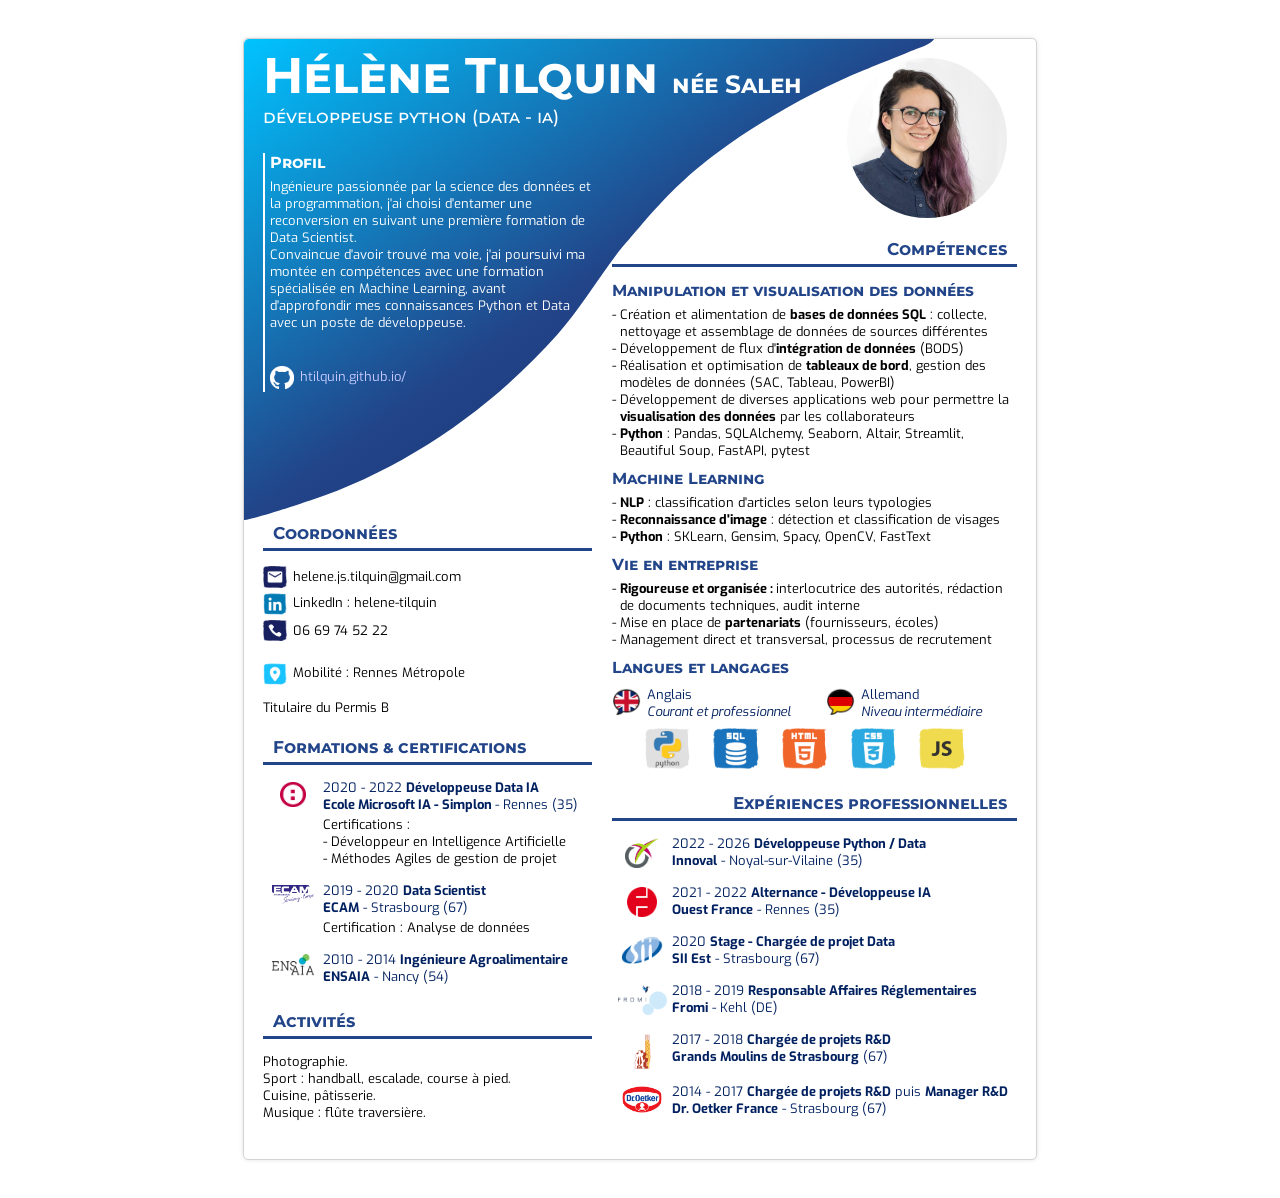
<file: index.html>
<!doctype html>
<html>

<head>
    <meta charset="utf-8" />
    <meta name="Description" content="Hélène Tilquin - CV" />
    <link rel="stylesheet" href="stylesheet.css" />
    <meta name="author" content="Hélène Tilquin" />
    <link rel="icon" type="image/png" href="Images/favicon.png" />
    <title>Hélène Tilquin</title>
    <style>
        @import url('https://fonts.googleapis.com/css2?family=Exo:wght@400;500;600&family=Montserrat:wght@400;500;600&display=swap');
    </style>
</head>

<body>
    <div class="page">
        <div class="waves">
            <!--Waves Container-->
            <svg fill="rgba(255,255,0,0.7)" xmlns="http://www.w3.org/2000/svg" width="7.18889in" height="5.01111in"
                viewBox="0 0 647 451">

                <defs>
                    <linearGradient id="my-cool-gradient" x2="1" y2="1">
                        <stop offset="0%" stop-color="#00c3ff" /> <!-- #447799 -->
                        <stop offset="50%" stop-color="#224488" /> <!-- #224488 -->
                        <stop offset="100%" stop-color="#112266" /> <!-- #112266 -->
                    </linearGradient>
                </defs>

                <path fill="url(#my-cool-gradient)" id="Sélection" stroke="none" stroke-width="1" d="M 0.00,0.00
                   C 0.00,0.00 647.00,0.00 647.00,0.00
                     644.07,4.94 633.46,8.01 628.00,10.20
                     628.00,10.20 581.00,29.20 581.00,29.20
                     536.99,46.81 481.87,77.97 444.00,106.37
                     416.11,127.29 400.99,142.27 377.83,168.00
                     377.83,168.00 352.23,198.00 352.23,198.00
                     333.83,222.20 313.65,254.70 293.83,277.00
                     232.14,346.45 150.43,403.19 62.00,432.67
                     48.49,437.17 12.39,449.25 0.00,451.00
                     0.00,451.00 0.00,0.00 0.00,0.00 Z" />
            </svg>
            <!--Waves end-->
        </div>

        <div class="subpage">
            <header>
                <h1 class="name">Hélène Tilquin <span class="smaller">née Saleh</span></h1>
            </header>
            <h1 class="poste">Développeuse Python (Data - IA)</h1>
            <div class="Flex">
                <div class="left">
                    <!--- Résumé -->
                    <section class="white">
                        <h4 class="light">Profil</h4>
                        <p>Ingénieure passionnée par la science des données et la programmation,
                            j'ai choisi d'entamer une reconversion en suivant une première formation de Data
                            Scientist.
                            <br />Convaincue d'avoir trouvé ma voie, j'ai poursuivi ma montée en compétences
                            avec une formation <br />spécialisée en Machine Learning, avant <br>d'approfondir mes
                            connaissances Python et Data <br>avec un poste de développeuse.
                        </p>
                        <br />
                        <div class="Flex">

                            <div class="icons"><br><a href="https://htilquin.github.io/" target="_blank"><img
                                        src="Images/GitHub.png" alt="GitHub" /></a></div>
                            <div class="text nomargin">
                                <p><br><a href="https://htilquin.github.io/" target="_blank"
                                        class="lightblue">htilquin.github.io/</a></p>
                            </div>
                        </div>
                    </section>

                    <div class="filler"></div>

                    <!-- Identité -->
                    <section>
                        <h2>Coordonnées</h2>

                        <div class="Flex">
                            <div class="icons"><img src="Images/mail1.png" alt="mail" /></div>
                            <div class="text nomargin">
                                <p>helene.js.tilquin@gmail.com</p>
                            </div>
                        </div>
                        <div class="Flex">
                            <div class="icons"><a href="https://fr.linkedin.com/in/helene-tilquin" target="_blank"><img
                                        src="Images/linkedIn.png" alt="linkedIn" /></a></div>
                            <div class="text nomargin">
                                <p><a href="https://fr.linkedin.com/in/helene-tilquin" target="_blank">LinkedIn :
                                        helene-tilquin</a></p>
                            </div>
                        </div>
                        <div class="Flex">
                            <div class="icons"><img src="Images/phone1.png" alt="phone" /></div>
                            <div class="text nomargin">
                                <p>06 69 74 52 22</p>
                            </div>
                        </div>
                        <br />
                        <div class="Flex">
                            <div class="icons"><img src="Images/location.png" alt="location" /></div>
                            <div class="text">
                                <p>Mobilité : Rennes Métropole</p>
                            </div>
                        </div>
                        <p>Titulaire du Permis B</p>
                    </section>

                    <section><!-- Formations -->
                        <h2>Formations & certifications</h2>
                        <div class="Flex">
                            <div class="logo"><img class="small" src="Images/simplon.png" alt="logo-simplon" />
                            </div>
                            <div class="text">
                                <a href="https://www.francecompetences.fr/recherche/rncp/34757/" target="_blank">
                                    <h3>2020 - 2022 <b>Développeuse Data IA <br />
                                            Ecole Microsoft IA - Simplon </b> - Rennes (35)</h3>
                                    <p>
                                        Certifications :
                                        <br /> - Développeur en Intelligence Artificielle
                                        <br />
                                        <a href="https://www.francecompetences.fr/recherche/rs/2085/" target="_blank">
                                            - Méthodes Agiles de gestion de projet
                                        </a>
                                    </p>
                                </a>
                            </div>
                        </div>

                        <div class="Flex">
                            <div class="logo"><img class="small" src="Images/ECAM.png" alt="logo-ecam" /></div>
                            <div class="text">
                                <a href="https://www.francecompetences.fr/recherche/rs/2858/" target="_blank">
                                    <h3>2019 - 2020 <b>Data Scientist <br /> ECAM</b> - Strasbourg (67)</h3>
                                    <p>
                                        Certification : Analyse de données
                                    </p>
                                </a>
                            </div>
                        </div>

                        <div class="Flex">
                            <div class="logo"><img src="Images/ENSAIA.png" alt="logo-ensaia" /></div>
                            <div class="text nomargin">
                                <a href="https://ensaia.univ-lorraine.fr/" target="_blank">
                                    <h3>2010 - 2014 <b>Ingénieure Agroalimentaire <br /> ENSAIA</b> - Nancy (54)
                                    </h3>
                                </a>
                            </div>
                        </div>
                    </section>

                    <!-- Activités -->
                    <section>
                        <h2>Activités</h2>
                        <p>
                            Photographie.<br />
                            Sport : handball, escalade, course à pied.<br />
                            Cuisine, pâtisserie.<br />
                            Musique : flûte traversière. <br />
                        </p>
                    </section>
                </div>

                <div class="right">

                    <img class="identite" src="Images/Helene3.png">

                    <section><!-- Compétences -->
                        <h2>Compétences</h2>
                        <h4>Manipulation et visualisation des données</h4>
                        <ul>
                            <li>Création et alimentation de <b>bases de données SQL</b> : collecte, nettoyage et
                                assemblage de données de sources différentes</li>
                            <li>Développement de flux d'<b>intégration de données</b> (BODS)</li>
                            <li>Réalisation et optimisation de <b>tableaux de bord</b>, gestion des modèles de
                                données
                                (SAC, Tableau, PowerBI)</li>
                            <li>Développement de diverses applications web pour permettre la <b>visualisation des
                                    données</b> par les collaborateurs</li>
                            <li><b>Python</b> : Pandas, SQLAlchemy, Seaborn, Altair, Streamlit, Beautiful
                                Soup, FastAPI, pytest
                            </li>
                        </ul>

                        <h4>Machine Learning</h4>
                        <ul>
                            <li><b>NLP</b> : classification d'articles selon leurs typologies</li>
                            <li><b>Reconnaissance d'image</b> : détection et classification de visages</li>
                            <li><b>Python</b> : SKLearn, Gensim, Spacy, OpenCV, FastText </li>
                        </ul>

                        <h4>Vie en entreprise</h4>
                        <ul>
                            <!-- <li><b>Esprit d'équipe</b> : travaux en groupe, sports collectifs</li> -->
                            <li><b>Rigoureuse et organisée : </b>interlocutrice des autorités, rédaction de documents
                                techniques, audit interne</li>
                            <li>Mise en place de <b>partenariats</b> (fournisseurs, écoles)</li>
                            <li>Management direct et transversal, processus de recrutement</li>
                        </ul>

                        <h4>Langues et langages</h4>
                        <div class="Flex wrap">
                            <div class="Flex">
                                <div class="icons big"><img src="Images/EN.png" /></div>
                                <div class="text nomargin">
                                    <p class="blue">Anglais<br />
                                        <i>Courant et professionnel</i>
                                    </p>
                                </div>
                            </div>
                            <div class="Flex">
                                <div class="icons big"><img src="Images/DE.png" /></div>
                                <div class="text nomargin">
                                    <p class="blue">Allemand<br />
                                        <i>Niveau intermédiaire</i>
                                    </p>
                                </div>
                            </div>
                            <div class="Flexing">
                                <!--- Just a small town filler living in a lonely world-->
                            </div>

                        </div>
                        <!-- <h4>Langages</h4> -->
                        <div class="Flex wrap onleft">

                            <div class="comp">
                                <img src="Images/python6.png" alt="python">
                            </div>

                            <div class="comp">
                                <img src="Images/SQL.png" alt="SQL">
                            </div>

                            <div class="comp">
                                <img src="Images/html.png" alt="html">
                            </div>

                            <div class="comp">
                                <img src="Images/css.png" alt="CSS">
                            </div>

                            <div class="comp">
                                <img src="Images/JS.png" alt="Javascript">
                            </div>
                        </div>
                    </section>

                    <section><!-- XP Pro -->
                        <h2>Expériences professionnelles</h2>
                        <div class="Flex">
                            <div class="logo"><img src="Images/innoval-mini.png" alt="logo-innoval" /></div>
                            <div class="text">
                                <h3>2022 - 2026 <b>Développeuse Python / Data<br /> Innoval</b> - Noyal-sur-Vilaine
                                    (35)
                                </h3>
                            </div>
                        </div>

                        <div class="Flex">
                            <div class="logo"><img src="Images/ouestfrance.png" alt="logo-ouest-france" /></div>
                            <div class="text">
                                <h3>2021 - 2022 <b>Alternance - Développeuse IA<br /> Ouest France</b> - Rennes (35)
                                </h3>
                            </div>
                        </div>

                        <div class="Flex">
                            <div class="logo"><img src="Images/SII.png" alt="logo-SII" /></div>
                            <div class="text">
                                <h3>2020 <b>Stage - Chargée de projet Data<br /> SII Est</b> - Strasbourg (67)</h3>
                            </div>
                        </div>

                        <div class="Flex">
                            <div class="logo"><img class="large" src="Images/Fromi.png" alt="logo-fromi" /></div>
                            <div class="text">
                                <h3>2018 - 2019 <b>Responsable Affaires Réglementaires <br /> Fromi</b> - Kehl (DE)
                                </h3>
                            </div>
                        </div>
                        <div class="Flex">
                            <div class="logo"><img class="tall" src="Images/GMS.png" alt="logo-gms" /></div>
                            <div class="text">
                                <h3>2017 - 2018 <b>Chargée de projets R&D <br /> Grands Moulins de Strasbourg</b>
                                    (67)
                                </h3>
                            </div>
                        </div>
                        <div class="Flex">
                            <div class="logo"><img src="Images/Oetker.png" alt="logo-dr-oetker" /></div>
                            <div class="text nomargin">
                                <h3>2014 - 2017 <b>Chargée de projets R&D</b> puis <b>Manager R&D <br /> Dr. Oetker
                                        France</b> - Strasbourg (67)</h3>
                            </div>
                        </div>
                    </section>
                </div>
            </div>
        </div>
    </div>
</body>

</html>
</file>
<file: stylesheet.css>
body {
    position: relative;
    font-family: 'Exo', sans-serif;
    font-size: 13px;
    width: 100%;
    height: 100%;
    margin: 0;
    padding: 0;
    background-color: #ffffff;
}

* {
    box-sizing: border-box;
    -moz-box-sizing: border-box;
}

div.Flex {
    display: flex;
}

div.Flex.between {
    justify-content: space-between;
}

.flex {
    /*Flexbox for containers*/
    display: flex;
    justify-content: center;
    align-items: center;
    text-align: center;
}

.waves {
    position: relative;
    width: 100%;
    height: 1vh;
    margin-bottom: -7px;
    /*Fix for safari gap*/
    margin-top: -5mm;
    margin-left: -5mm;
}

.waves>svg {
    border-top-left-radius: 5px;
}

.content {
    position: relative;
    height: 20vh;
    text-align: center;
    background-color: white;
}

.page {
    width: 210mm;
    min-height: 297mm;
    padding: 5mm;
    margin: 10mm auto;
    border: 1px #D3D3D3 solid;
    border-radius: 5px;
    background: white;
    box-shadow: 0 0 5px rgba(0, 0, 0, 0.1);
}

.subpage {
    height: 287mm;
    z-index: 1;
    position: relative;
    padding-top: 1mm;
}

div.left {
    padding-right: 10px;
    margin-right: 10px;
    margin-top: 15px;
    width: 530px;
    flex-shrink: 0.8;
}

div.logo {
    width: 60px;
    flex-shrink: 0;
    text-align: center;
    margin-bottom: 10px;
    margin-top: 3px;
}

div.icons {
    width: 30px;
}

div.icons.big {
    width: 35px;
}

div.text {
    margin-bottom: 15px;
}

div.nomargin {
    margin: 0;
}

ul {
    list-style-type: "- ";
    padding: 0;
    padding-left: 8px;
    margin: 0;
}

.nomargintop {
    margin-top: 0;
}

.marginbottom {
    margin-bottom: 15px;
}

.center {
    text-align: center;
}

div.comp {
    width: 50px;
    display: flex;
    flex-direction: column;
    align-items: center;
}

div.wrap {
    flex-wrap: wrap;
    align-items: center;
    justify-content: space-between;
}

div.wrap.onleft {
    margin-right: 50px;
    margin-top: 5px;
    margin-left: 30px;
    /* justify-content: space-between; */
}

div.flexing {
    padding: 5px;
}

.filler {
    height: 110px;
}

/***************
**** TEXT
***************/

a {
    text-decoration: none;
    color: #000000;
}

h1 {
    margin: 0;
    font-family: 'Montserrat', sans-serif;
    color: #ffffff;
    font-size: 50px;
    font-variant-caps: petite-caps;
}

h1.poste {
    color: #ffffff;
    font-variant-caps: all-petite-caps;
    font-weight: 500;
    font-size: large;
}

h2 {
    font-size: 17px;
    width: 100%;
    color: #224488;
    padding: 7px 10px 5px 10px;
    border-bottom: #224488 solid 3px;
    font-variant-caps: small-caps;
    font-family: 'Montserrat', sans-serif;
}

div.right h2 {
    text-align: right;
}

h3 {
    color: #002060;
    margin-bottom: 0;
    font-size: 13px;
}

h3.name {
    color: #ffffff;
    font-size: 15px;
}

h4 {
    font-variant-caps: small-caps;
    font-weight: bold;
    color: #224488;
    margin-bottom: 6px;
    margin-top: 10px;
    font-size: 16px;
    font-family: 'Montserrat', sans-serif;
}

h4.light {
    color: white;
}

.smaller {
    font-size: 25px;
}

.text h3 {
    font-weight: normal;
    margin: 0;
}

p {
    margin: 0;
    margin-top: 3px;
}

.blue {
    color: #002060;
}

.lightblue {
    color: #c5c9ff;
}

.white {
    color: #ffffff;
    border-left: solid white 2px;
    padding-left: 5px;
}

/***************
**** IMAGES
***************/

img.identite {
    width: 160px;
    display: block;
    margin: -70px 10px 0 auto;
    border-radius: 50%;
}


div.logo img {
    height: auto;
    max-height: 30px;
    max-width: 70%;
}

div.logo img.large {
    max-width: 100%;
}

div.logo img.tall {
    max-height: 35px;
}

div.logo img.small {
    max-height: 25px;
}

div.icons img {
    max-height: 1.8rem;
    max-width: 1.5rem;
    position: relative;
    top: 1px;
    /*     filter: drop-shadow(1px 1px 1px #00000040); */
    margin-right: 3px;
}

div.icons.big img {
    max-width: 2.3rem;
    margin-top: 3px;
}

div.comp img {
    width: 95%;
    height: 95%;
}

@page {
    size: A4;
    margin: 0;
}

@media print {

    html,
    body {
        width: 210mm;
        height: 297mm;
    }

    .page {
        margin: 0;
        border: initial;
        border-radius: 0px;
        width: initial;
        min-height: initial;
        box-shadow: initial;
        background: initial;
        page-break-after: always;
    }

    .waves>svg {
        border-top-left-radius: 0px;
    }
}
</file>
